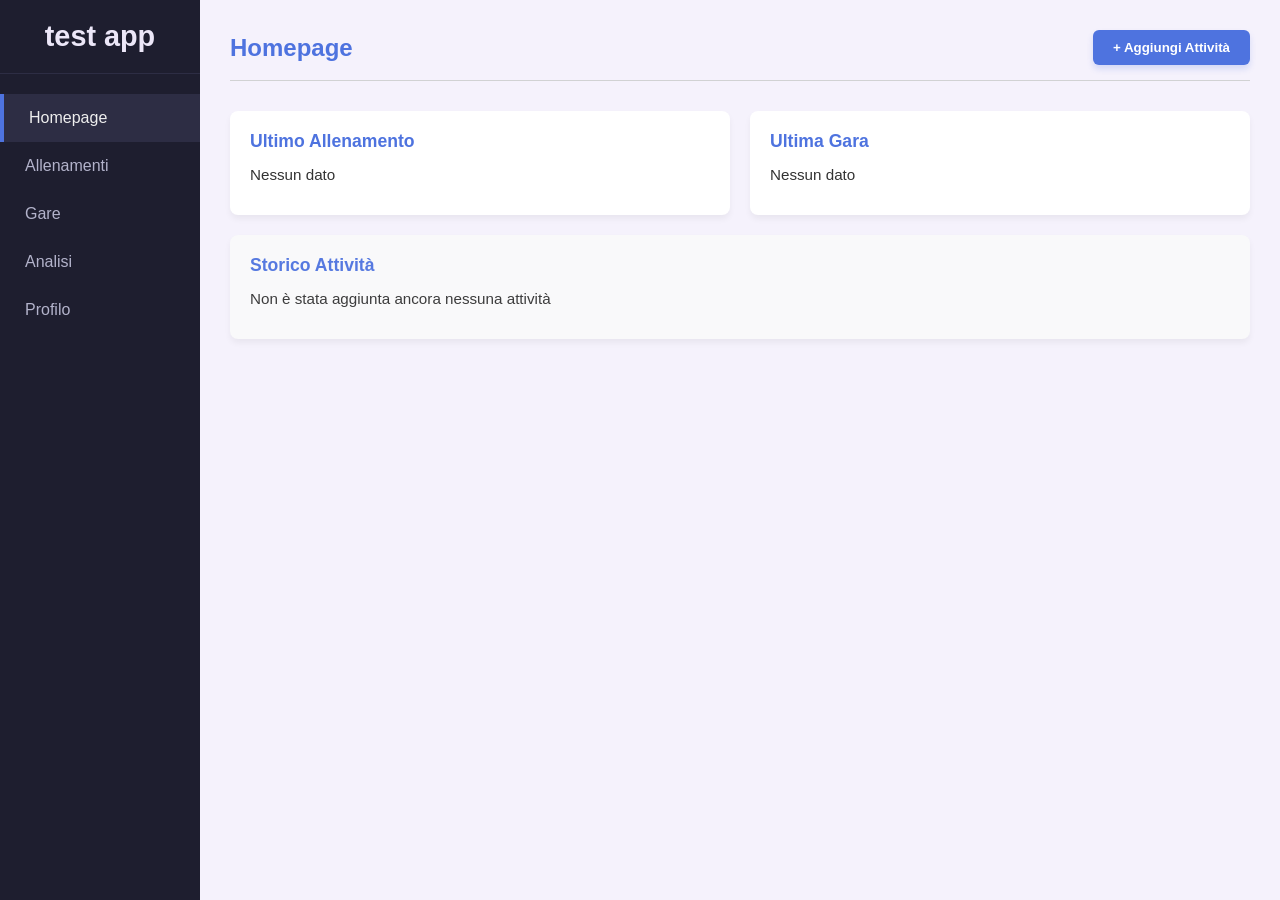
<file: index.html>
<!DOCTYPE html>
<html lang="it">
    <head>
        <title>homepage</title>
        <meta charset="UTF-8">
        <link rel="stylesheet" href="style.css">
    </head>
    <body>
        <aside class="sidebar"> <!--aside serve per definire una parte della pagina secondaria, menu, sidebar ecc.-->
            <div class="logo"><h2>test app</h2></div><!--!!!!!!!!!!!!!!!!!!!!!!! DA CAMBIARE IL NOMEEEEEEE-->
            <nav class="menu"> <!--nav serve per definire i collegamenti di navigazione principali, quindi, i link alle altre pagine ecc.-->
                <ul>
                    <li><a href="index.html" class="active">Homepage</a></li>
                    <li><a href="allenamenti.html">Allenamenti</a></li>
                    <li><a href="gare.html">Gare</a></li>
                    <li><a href="analisi.html">Analisi</a></li>
                    <li><a href="profilo.html" >Profilo</a></li><!--href serve per inserire un collegamento ipertestuale-->
                </ul>
            </nav>
        </aside>
        <main class="main-content">
            <header>
                <h2>Homepage</h2>
                <div class="header-row">
                    <button class="aggiungiAttivita">+ Aggiungi Attività</button> 
                </div>
            </header>
            <section class="content">
                <div class="card" id="ultimoAllenamentoHome">
                    <div class="card-header"><span>Ultimo Allenamento</span></div>
                    <div class="card-body"><p>nessun allenamento inserito</p></div>
                </div>
                <div class="card" id="ultimaGaraHome">
                    <div class="card-header"><span>Ultima Gara</span></div>
                    <div class="card-body"><p>nessuna gara inserita</p></div>
                </div>
                <div class="card storicoHome">
                    <div class="card-header"><span>Storico Attività</span></div>
                    <div class="card-body" id= "storicoHome">
                        <p>non è stata aggiunta ancora nessuna attività</p>
                    </div>
                </div>
            </section>
            <div id="modalAttivita" class="modal">
            <div class="modal-content">
                <h3>Nuova Attività</h3>
                    
                    <form id="formAttivita">
                        <div class="form-group">
                            <label>Tipo di Attività</label>
                            <select id="tipoAttivita">
                                <option value="">Seleziona</option>
                                <option value="allenamento">Allenamento</option>
                                <option value="gara">Gara</option>
                            </select> 
                        </div>
                        
                        <div class="form-group">
                            <label>Data</label>
                            <input type="date" id="dataAttivita">
                        </div>
                        
                        <div class="sezioneAllenamento" style="display:none">
                            <div class="form-group">
                                <label>Tipo di Allenamento</label>
                                <select id="tipoAllenamento">
                                    <option value="">Seleziona</option>
                                    <option value="lungo">Lungo</option>
                                    <option value="ripetute">Ripetute</option>
                                    <option value="medio">Medio</option>
                                    <option value="fartlek">Fartlek</option>
                                    <option value="progressivo">Progressivo</option>
                                    <option value="lento">Lento</option>
                                    <option value="Tempo">Tempo Run</option>
                                    <option value="recovery">Recovery Run</option>
                                </select>
                            </div>
                            
                            <div id="allenamentoSemplice" style="display: none">
                                <div class="form-group">
                                    <label>Distanza (km): </label>
                                    <input type="number" id="km" min="0.00000000001" step="any">
                                </div>
                                <div class="form-group">
                                    <label>Tempo: </label>
                                    <input type="text" id="tempoTotale" placeholder="es. 45:30">
                                </div>
                                <p style="margin: 10px 0; font-weight: 600; color: #4e73df;">
                                    Ritmo: <span id="ritmoCalcolato">-</span> /km
                                </p>
                            </div>
                            
                            <div id="allenamentoRipetute" style="display: none;">
                                <div class="form-group">
                                    <label>Descrizione complessiva: </label>
                                    <input type="text" id="descrizioneRipetute" placeholder="ex. 5x600">
                                </div>
                                <div class="form-group">
                                    <label>Recupero tra le ripetute</label>
                                    <input type="text" id="recuperoRipetute" placeholder="es. 1:30">
                                </div>
                                <div class="form-group">
                                    <label>Recupero tra le serie (opzionale)</label>
                                    <input type="text" id="recuperoSerie" placeholder="es. 3:00">
                                </div>
                                
                                <label style="font-weight: 600; color: #5a5c69; font-size: 0.9rem;">Tempi singole ripetute:</label>
                                <div id="listaRipetute"></div>
                            </div>
                        </div>

                        <div id="sezioneGara" style="display:none">
                            <div class="form-group">
                                <label>Distanza: </label>
                                <input type="text" id="tipoGara" placeholder="es. 800m">
                            </div>
                            <div class="form-group">
                                <label>Luogo: </label>
                                <input type="text" id="luogoGara">
                            </div>
                            <div class="form-group">
                                <label>Tempo: </label>
                                <input type="text" id="tempoGara" placeholder="es. 2:02.25">
                            </div>
                            <div class="form-group">
                                <label>Passaggi (opzionale)</label>
                                <input type="text" id="passaggiGara" placeholder="es. 28.5,1:01.1,1:30.9 - tempo al cronometro a ogni passaggio">
                                <small style="color:#5a5c69;font-size:0.78rem;">Puoi inserire i tempi cumulativi al cronometro oppure quelli già divisi per tratto: il sistema capisce da solo quale hai usato</small>
                            </div>
                        </div>
                        
                        <div class="form-group" style="margin-top: 15px;">
                            <label>Sensazioni</label>
                            <textarea id="sensazioni" rows="3" placeholder="Come è andata?"></textarea>
                        </div>

                        <div class="form-group">
                            <label>Valutazione (1-5)</label>
                            <select id="valutazione">
                                <option value="1">1 - Molto dura</option>
                                <option value="2">2 - Dura</option>
                                <option value="3" selected>3 - Normale</option>
                                <option value="4">4 - Buona</option>
                                <option value="5">5 - Ottima</option>
                            </select>
                        </div>
                        
                        <div class="modal-buttons">
                            <button type="button" id="annullaModal" style="background-color: #ffffff; border-color: #4e73df; color:#5a5c69">Annulla</button>
                            <button type="submit">Salva</button>
                        </div>
                    </form>
                </div>
            </div>
        </main>
    <script src="js/storage.js"></script>
    <script src="js/utilis.js"></script>
    <script src="js/script.js"></script>
    </body>
</html>
</file>
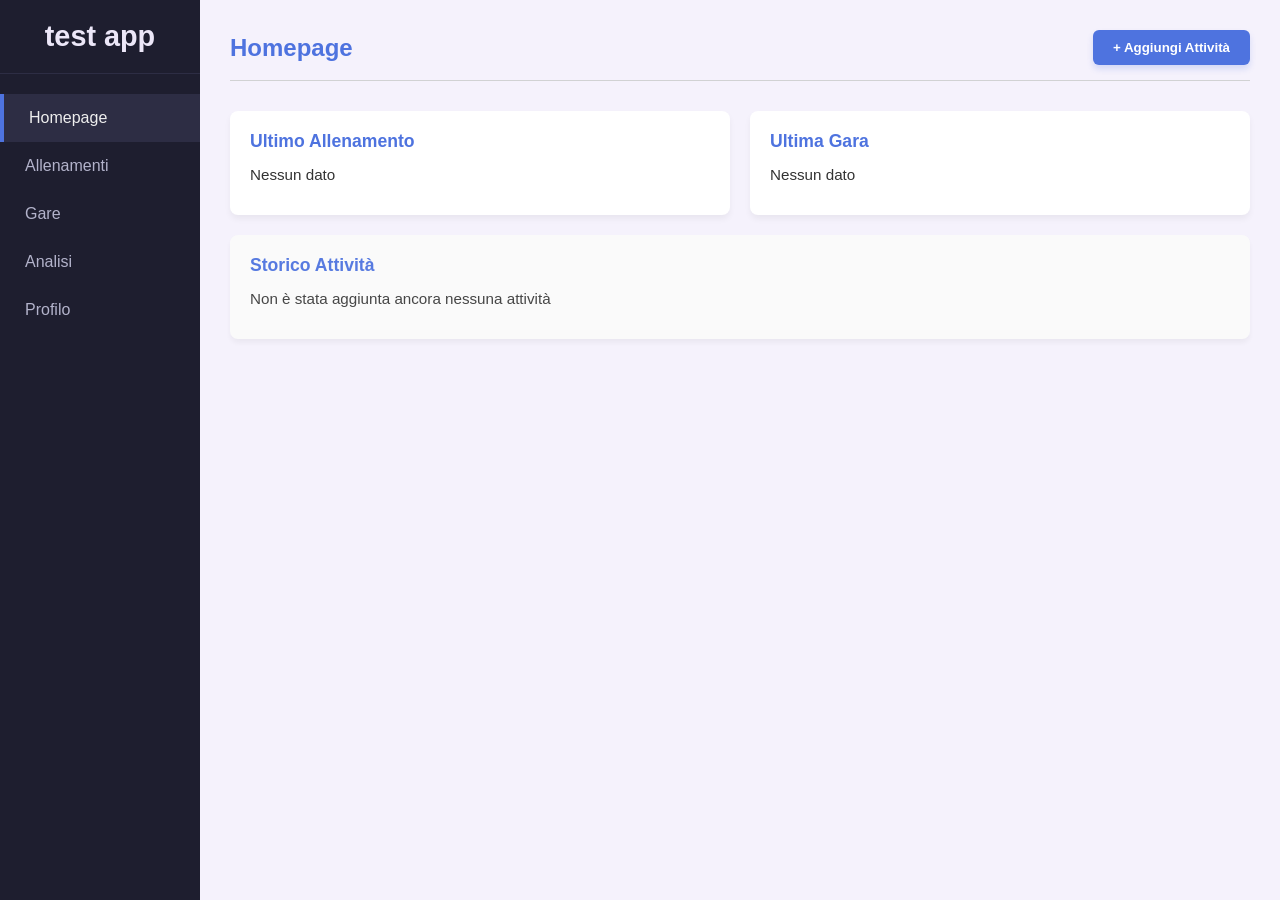
<file: homepage.html>
<!DOCTYPE html>
<html lang="it">
    <head>
        <title>homepage</title>
        <meta charset="UTF-8">
        <link rel="stylesheet" href="style.css">
    </head>
    <body>
        <aside class="sidebar"> <!--aside serve per definire una parte della pagina secondaria, menu, sidebar ecc.-->
            <div class="logo"><h2>test app</h2></div><!--!!!!!!!!!!!!!!!!!!!!!!! DA CAMBIARE IL NOMEEEEEEE-->
            <nav class="menu"> <!--nav serve per definire i collegamenti di navigazione principali, quindi, i link alle altre pagine ecc.-->
                <ul>
                    <li><a href="homepage.html" class="active">Homepage</a></li>
                    <li><a href="allenamenti.html">Allenamenti</a></li>
                    <li><a href="gare.html">Gare</a></li>
                    <li><a href="analisi.html">Analisi</a></li>
                    <li><a href="profilo.html" >Profilo</a></li><!--href serve per inserire un collegamento ipertestuale-->
                </ul>
            </nav>
        </aside>
        <main class="main-content">
            <header>
                <h2>Homepage</h2>
                <div class="header-row">
                    <button class="aggiungiAttivita">+ Aggiungi Attività</button> 
                </div>
            </header>
            <section class="content">
                <div class="card" id="ultimoAllenamentoHome">
                    <div class="card-header"><span>Ultimo Allenamento</span></div>
                    <div class="card-body"><p>nessun allenamento inserito</p></div>
                </div>
                <div class="card" id="ultimaGaraHome">
                    <div class="card-header"><span>Ultima Gara</span></div>
                    <div class="card-body"><p>nessuna gara inserita</p></div>
                </div>
                <div class="card storicoHome">
                    <div class="card-header"><span>Storico Attività</span></div>
                    <div class="card-body storicoHome">
                        <p>non è stata aggiunta ancora nessuna attività</p>
                    </div>
                </div>
            </section>
            <div id="modalAttivita" class="modal">
     <div class="modal-content">
        <h3>Nuova Attività</h3>
            
            <form id="formAttivita">
                <div class="form-group">
                    <label>Tipo di Attività</label>
                    <select id="tipoAttivita">
                        <option value="">Seleziona</option>
                        <option value="allenamento">Allenamento</option>
                        <option value="gara">Gara</option>
                    </select> 
                </div>
                
                <div class="form-group">
                    <label>Data</label>
                    <input type="date" id="dataAttivita">
                </div>
                
                <div class="sezioneAllenamento" style="display:none">
                    <div class="form-group">
                        <label>Tipo di Allenamento</label>
                        <select id="tipoAllenamento">
                            <option value="">Seleziona</option>
                            <option value="lungo">Lungo</option>
                            <option value="ripetute">Ripetute</option>
                            <option value="medio">Medio</option>
                            <option value="fartlek">Fartlek</option>
                            <option value="progressivo">Progressivo</option>
                            <option value="lento">Lento</option>
                            <option value="Tempo">Tempo Run</option>
                            <option value="recovery">Recovery Run</option>
                        </select>
                    </div>
                    
                    <div id="allenamentoSemplice" style="display: none">
                        <div class="form-group">
                            <label>Distanza (km): </label>
                            <input type="number" id="km" min="0.00000000001" step="any">
                        </div>
                        <div class="form-group">
                            <label>Tempo: </label>
                            <input type="text" id="tempoTotale" placeholder="es. 45:30">
                        </div>
                        <p style="margin: 10px 0; font-weight: 600; color: #4e73df;">
                            Ritmo: <span id="ritmoCalcolato">-</span> /km
                        </p>
                    </div>
                    
                    <div id="allenamentoRipetute" style="display: none;">
                        <div class="form-group">
                            <label>Descrizione complessiva: </label>
                            <input type="text" id="descrizioneRipetute" placeholder="ex. 5x600">
                        </div>
                        
                        <label style="font-weight: 600; color: #5a5c69; font-size: 0.9rem;">Tempi singole ripetute:</label>
                        <div id="listaRipetute"></div>
                    </div>
                </div>

                <div id="sezioneGara" style="display:none">
                    <div class="form-group">
                        <label>Distanza: </label>
                        <input type="text" id="tipoGara" placeholder="es. 800m">
                    </div>
                    <div class="form-group">
                        <label>Luogo: </label>
                        <input type="text" id="luogoGara">
                    </div>
                    <div class="form-group">
                        <label>Tempo: </label>
                        <input type="text" id="tempoGara" placeholder="es. 2:02.25">
                    </div>
                </div>
                
                <div class="form-group" style="margin-top: 15px;">
                    <label>Sensazioni</label>
                    <textarea id="sensazioni" rows="3" placeholder="Come è andata?"></textarea>
                </div>
                
                <div class="modal-buttons">
                    <button type="button" id="annullaModal" style="background-color: #ffffff; border-color: #4e73df; color:#5a5c69">Annulla</button>
                    <button type="submit">Salva</button>
                </div>
            </form>
        </div>
    </div>
        </main>
    <script src="js/script.js"></script>
    <script src="js/storage.js"></script>
    <script src="js/utilis.js"></script>
    </body>
</html>
</file>
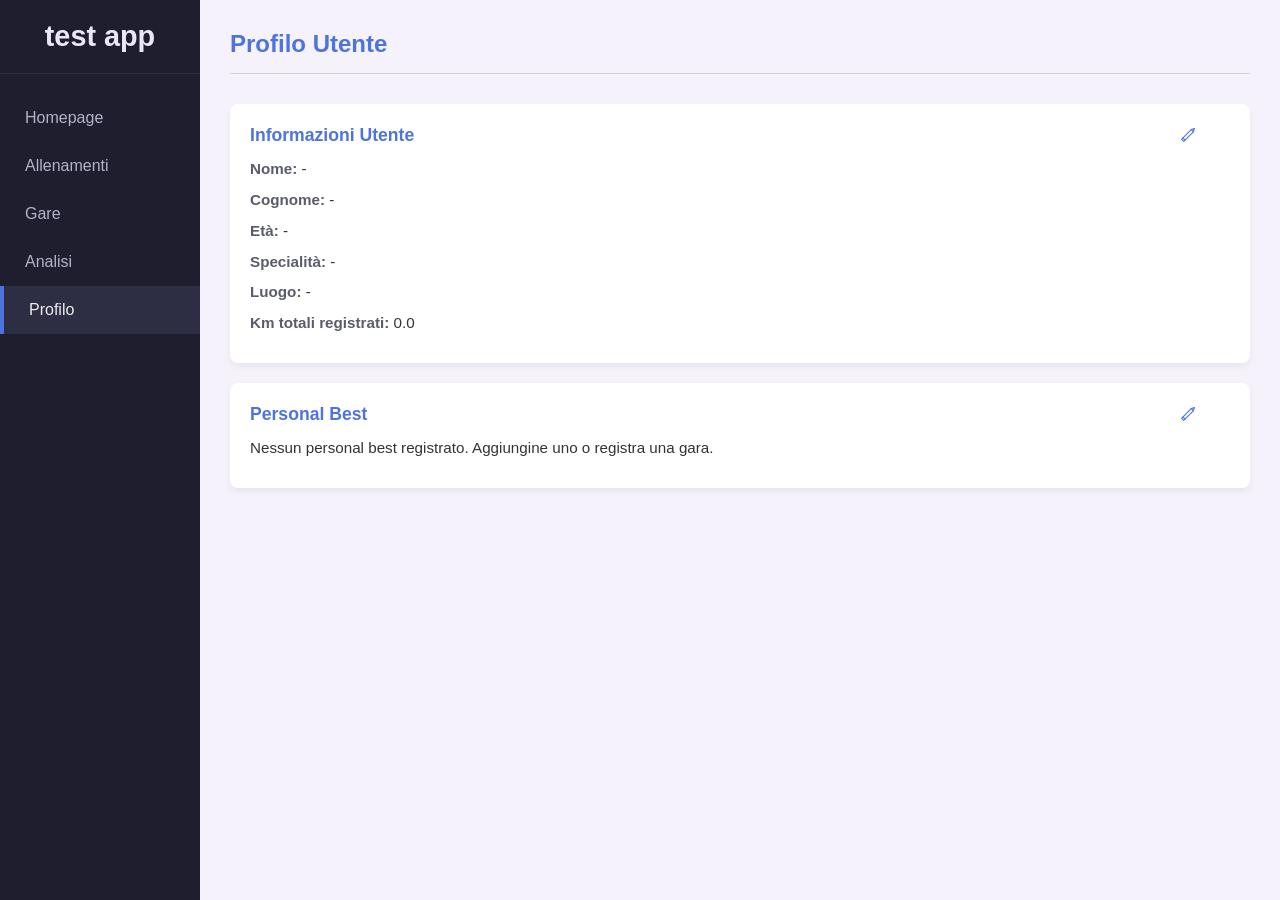
<file: profilo.html>
<!DOCTYPE html>
<html lang="it">
    <head>
        <title>Profilo</title>
        <meta charset="UTF-8">
        <link rel="stylesheet" href="style.css">
    </head>
    <body>
        <aside class="sidebar"> <!--aside serve per definire una parte della pagina secondaria, menu, sidebar ecc.-->
            <div class="logo"><h2>test app</h2></div>
            <nav class="menu"> <!--nav serve per definire i collegamenti di navigazione principali, quindi, i link alle altre pagine ecc.-->
                <ul>
                    <li><a href="index.html">Homepage</a></li>
                    <li><a href="allenamenti.html">Allenamenti</a></li>
                    <li><a href="gare.html">Gare</a></li>
                    <li><a href="analisi.html">Analisi</a></li>
                    <li><a href="profilo.html" class="active">Profilo</a></li><!--href serve per inserire un collegamento ipertestuale-->
                </ul>
            </nav>
        </aside>
        <main class="main-content">
            <header><h2>Profilo Utente</h2></header>

            <div class="card card-profilo">
                <div class="card-header">
                    Informazioni Utente
                    <button class="btn-mini" onclick="modificaProfilo()"><img src="icons/matita.svg" alt="Modifica" class="icona-inline icona-matita"></button>
                </div>

                <div class="card-body" id="profiloVista">
                    <p><strong>Nome: </strong><span id="outNome"> - </span></p>
                    <p><strong>Cognome: </strong><span id="outCognome"> - </span></p>
                    <p><strong>Età: </strong><span id="outEta"> - </span></p>
                    <p><strong>Specialità: </strong><span id="outSpecialita"> - </span></p>
                    <p><strong>Luogo: </strong><span id="outLuogo"> - </span></p>
                    <p><strong>Km totali registrati: </strong><span id="outKm"> - </span></p>
                </div>

                <div class="card-body" id="profiloForm" style="display:none">
                    <div class="form-group">
                        <label>Nome</label>
                        <input type="text" id="inputNome">
                    </div>
                    <div class="form-group">
                        <label>Cognome</label>
                        <input type="text" id="inputCognome">
                    </div>
                    <div class="form-group">
                        <label>Età</label>
                        <input type="number" id="inputEta" min="1" max="120">
                    </div>
                    <div class="form-group">
                        <label>Specialità</label>
                        <select id="inputSpecialita">
                            <option value="">Seleziona</option>
                            <option value="100m">100m</option>
                            <option value="200m">200m</option>
                            <option value="400m">400m</option>
                            <option value="800m">800m</option>
                            <option value="1500m">1500m</option>
                            <option value="5000m">5000m</option>
                            <option value="10000m">10000m</option>
                            <option value="Mezza maratona">Mezza maratona</option>
                            <option value="Maratona">Maratona</option>
                        </select>
                    </div>
                    <div class="form-group">
                        <label>Luogo (società / città)</label>
                        <input type="text" id="inputLuogo">
                    </div>
                    <div class="modal-buttons">
                        <button type="button" id="annullaProfilo" style="background-color: #ffffff; border: 1px solid #4e73df; color:#5a5c69">Annulla</button>
                        <button type="button" id="salvaProfiloBtn">Salva</button>
                    </div>
                </div>
            </div>

            <div class="card card-pb" style="margin-top:20px;">
                <div class="card-header">
                    Personal Best
                    <button class="btn-mini" onclick="modificaPbIniziali()"><img src="icons/matita.svg" alt="Modifica" class="icona-inline icona-matita"></button>
                </div>

                <div class="card-body" id="listaPersonalBest">
                    <p>Nessun personal best registrato.</p>
                </div>

                <div class="card-body" id="formPbIniziali" style="display:none">
                    <p style="margin-bottom:10px; color:#5a5c69; font-size:0.85rem;">
                        Inserisci qui i PB che avevi già prima di iniziare a usare l'app.
                        I passaggi sono opzionali: se li inserisci, potrai vedere l'analisi del passo sulla pista.
                    </p>
                    <div id="righePbIniziali"></div>
                    <button type="button" id="aggiungiRigaPb" style="margin-bottom:15px;">+ Aggiungi PB</button>
                    <div class="modal-buttons">
                        <button type="button" id="annullaPb" style="background-color: #ffffff; border: 1px solid #4e73df; color:#5a5c69">Annulla</button>
                        <button type="button" id="salvaPbIniziali">Salva</button>
                    </div>
                </div>
            </div>
        </main>
        <script src="js/storage.js"></script>
        <script src="js/utilis.js"></script>
        <script src="js/script.js"></script>
    </body>
</html>
</file>
<file: style.css>
* {
    margin: 0px;
    padding: 0px; 
    font-family: 'Segoe UI', Tahoma, Geneva, Verdana, sans-serif;
    box-sizing: border-box;
}

body {
    background-color: #ECE7F8;
    display: flex;
    min-height: 100vh;
}

a {
    text-decoration: none;
}

.sidebar {
    background-color: #1e1e2f;
    color: #ECE7F8;
    width: 200px; 
    display: flex; 
    flex-direction: column;
    position: sticky;
    top: 0;
    height: 100vh;
    z-index: 10;
}

.sidebar .logo {
    padding: 20px;
    text-align: center;
    font-size: 1.2rem; 
    border-bottom: 1px solid #2d2d44;  
}

.sidebar .menu {
    flex: 1;
    padding: 20px 0;
}

.sidebar .menu ul {
    list-style: none; 
}

.sidebar .menu ul li a {
    display: block; 
    padding: 15px 25px;
    color: #b3b3cb;
    transition: all 0.3s ease;
}

.sidebar .menu ul li a:hover,
.sidebar .menu ul li a.active {
    background-color: #2d2d44;
    color: #eee;
    border-left: 4px solid #4e73df;
}

.main-content {
    flex: 1;
    background-color: #f5f2fc;
    padding: 30px;
}

header {
    margin-bottom: 30px;
    padding-bottom: 15px;
    border-bottom: 1px solid #d1d2d3;
    display: flex;
    align-items: center;
    justify-content: space-between;
    width: 100%;
}

header h2 {
    color: #4e73df;
    display: flex;
    align-items: center;
}

.content {
    display: flex;
    gap: 20px;
    flex-wrap: wrap;
}

.card {
    border-radius: 8px;
    padding: 20px;
    background: #ffffff;
    box-shadow: 0 4px 6px rgba(0,0,0,0.05);
    position: relative;
    flex: 1 1 300px;
    display: flex;
    flex-direction: column;
    transition: all 0.3s ease;
}

.card:hover {
    transform: translateY(-3px);
    box-shadow: 0 8px 15px rgba(0,0,0,0.08);
}

.card-header {
    font-weight: 600;
    font-size: 1.1rem;
    margin-bottom: 12px;
    color: #4e73df;
    display: flex;
    align-items: center;
    justify-content: space-between;
    padding-right: 30px;
}

.card-body p {
    color: #333;
    font-size: 0.95rem;
    margin-bottom: 8px;
    line-height: 1.5;
    padding-right: 25px;
}

.card-body p strong {
    color: #5a5c69;
}

.storicoHome {
    flex: 1 1 100%;
    max-width: 100%;
    background: #fafafa;
    opacity: 0.95;
}

button {
    padding: 10px 20px;
    background-color: #4e73df;
    text-align: center;
    cursor: pointer;
    font-weight: 600;
    display: inline-block;
    color: #fff;
    border: none;
    border-radius: 6px;
    box-shadow: 0 4px 6px rgba(78, 115, 223, 0.2);
    transition: all 0.2s ease;
}

button:hover {
    background-color: #375a7f;
    transform: translateY(-2px);
}

.modal {
    display: none; 
    position: fixed;
    z-index: 100;
    left: 0;
    top: 0;
    width: 100%;
    height: 100vh;
    background-color: rgba(0, 0, 0, 0.45); 
    backdrop-filter: blur(4px);
    overflow-y: auto;          
}

.modal.show {
    display: block;
}

.modal-content {
    background-color: #ffffff;
    margin: 40px auto;
    padding: 40px 25px;
    width: 92%;
    max-width: 750px; 
    min-height: auto;
    border-radius: 12px;
    box-shadow: 0 10px 30px rgba(0, 0, 0, 0.3);
}

.modal-content h3 {
    color: #4e73df;
    margin-bottom: 25px;
    font-size: 1.6rem;
    border-bottom: 2px solid #f5f2fc;
    padding-bottom: 10px;
}

.form-group {
    margin-bottom: 20px;
    display: flex;
    flex-direction: column;
    gap: 6px;
}

.form-group label {
    font-weight: 600;
    color: #5a5c69;
    font-size: 0.95rem;
}

.form-group input, 
.form-group select, 
.form-group textarea {
    width: 100%;
    padding: 11px 15px;
    border: 1px solid #d1d2d3;
    border-radius: 6px;
    font-family: inherit;
    font-size: 0.95rem;
    color: #333;
    background-color: #f8f9fc;
    transition: border-color 0.2s, background-color 0.2s;
}

.form-group input:focus, 
.form-group select:focus, 
.form-group textarea:focus {
    outline: none;
    border-color: #4e73df;
    background-color: #ffffff;
}

.sezioneAllenamento, 
#sezioneGara {
    background: #f8f9fc;
    padding: 20px;
    border-radius: 8px;
    border-left: 4px solid #4e73df;
    margin-bottom: 20px;
}

.modal-buttons {
    display: flex;
    justify-content: flex-end;
    gap: 12px;
    margin-top: 30px;
}

.blocco-ripetuta {
    background: #ffffff;
    padding: 12px 15px;
    border-radius: 6px;
    margin-bottom: 10px;
    border: 1px solid #e3e6f0;
    border-left: 4px solid #36b9cc; 
    display: flex;
    flex-wrap: wrap;
    align-items: center;
    gap: 15px;
    animation: comparsaFluida 0.25s ease;
}

.blocco-ripetuta label {
    font-weight: 600;
    min-width: 100px;
    color: #4e73df;
}

.gruppo-input-tempi {
    display: flex;
    gap: 10px;
    flex: 1;
    min-width: 250px;
}

.gruppo-input-tempi input {
    flex: 1;
    padding: 8px 12px;
    border: 1px solid #d1d2d3;
    border-radius: 4px;
    background-color: #f8f9fc;
}

@keyframes comparsaFluida {
    from { opacity: 0; transform: translateY(-8px); }
    to { opacity: 1; transform: translateY(0); }
}

.menu-card-container {
    position: absolute;
    top: 8px;
    right: 8px;
    z-index: 99;
}

.btn-menu-card {
    background: transparent !important;
    border: none !important;
    color: #a0a2b1 !important;
    font-size: 1.3rem !important;
    width: 32px !important;
    height: 32px !important;
    display: flex !important;
    align-items: center !important;
    justify-content: center !important;
    cursor: pointer !important;
    box-shadow: none !important;
    border-radius: 50% !important;
    transition: background-color 0.2s, color 0.2s !important;
    padding: 0 !important;
    margin: 0 !important;
    transform: none !important;
}

.btn-menu-card:hover {
    background-color: rgba(78, 115, 223, 0.1) !important;
    color: #4e73df !important;
}

.dropdown-menu-card {
    display: none;
    position: absolute;
    right: 0;
    top: 36px;
    background-color: #ffffff;
    min-width: 150px;
    box-shadow: 0 4px 12px rgba(0,0,0,0.15);
    border-radius: 6px;
    border: 1px solid #e3e6f0;
    overflow: hidden;
    z-index: 100;
}

.dropdown-menu-card.show {
    display: block;
}

.dropdown-item-card {
    color: #333 !important;
    padding: 10px 15px !important;
    font-size: 0.85rem !important;
    display: block !important;
    width: 100% !important;
    text-align: left !important;
    background: none !important;
    border: none !important;
    border-radius: 0 !important;
    box-shadow: none !important;
    font-weight: 500 !important;
    cursor: pointer !important;
    transform: none !important;
}

.dropdown-item-card:hover {
    background-color: #f8f9fc !important;
    color: #4e73df !important;
}

.dropdown-item-card.elimina {
    color: #e74a3b !important;
    border-top: 1px solid #f5f2fc !important;
}

.dropdown-item-card.elimina:hover {
    background-color: #fff1f0 !important;
    color: #e74a3b !important;
}

.storico-item {
    position: relative;
    padding: 15px 40px 15px 0;
    border-bottom: 1px solid #eee;
}

#listaAllenamenti .card {
    width:100%;
    margin-bottom:20px;
}

#listaAllenamenti {
    display: flex;
    flex-direction: column;
    gap: 20px;
}

.allenamento-card {
    width: 100%;
}

.grafico-allenamento {
    margin-top: 20px;
    height: 260px;
}

.grafici-ripetute-wrap {
    display: flex;
    gap: 24px;
    flex-wrap: wrap;
    margin-top: 10px;
}

.grafico-ripetute-item {
    flex: 1 1 280px;
    min-width: 260px;
}

.titolo-grafico-mini {
    font-size: 0.82rem;
    font-weight: 600;
    color: #5a5c69;
    margin-bottom: 6px;
}

.dashboard-cards {
    display: grid;
    grid-template-columns: repeat(3, 1fr);
    gap: 20px;
    margin-bottom: 30px;
    width: 100%;
}

.dashboard-cards .card {
    height: 100%;
    display: flex;
    flex-direction: column;
}

.dashboard-cards .card {
    transition: transform 0.2s ease, box-shadow 0.2s ease;
}

.dashboard-cards .card:hover {
    transform: translateY(-4px);
    box-shadow: 0 10px 20px rgba(0,0,0,0.1);
}

.btn-mini{

background:none;
color:#4e73df;
padding:3px;
box-shadow:none;
font-size:0.9rem;

}

.btn-mini:hover{

background:none;
transform:none;

}

/* ======================================================
   LINEA COLORATA - Analisi dei passaggi nei PB
   ====================================================== */
.pista-atletica {
    display: flex;
    border-radius: 999px;
    overflow: hidden;
    margin: 10px 0 6px 0;
    border: 2px solid #e3e6f0;
}

.segmento-pista {
    flex: 1;
    padding: 8px 4px;
    text-align: center;
    color: #fff;
    font-size: 0.78rem;
    font-weight: 700;
    border-right: 1px dashed rgba(255,255,255,0.55);
}

.segmento-pista:last-child {
    border-right: none;
}

.pista-legenda {
    display: flex;
    gap: 14px;
    flex-wrap: wrap;
    font-size: 0.75rem;
    color: #5a5c69;
    margin-bottom: 10px;
}

.legenda-colore {
    display: inline-block;
    width: 10px;
    height: 10px;
    border-radius: 50%;
    margin-right: 4px;
    vertical-align: middle;
}

/* ======================================================
   PROFILO E PERSONAL BEST
   ====================================================== */
.pb-item {
    padding: 12px 0;
    border-bottom: 1px solid #eee;
}

.pb-item:last-child {
    border-bottom: none;
}

.riga-pb-iniziale {
    display: flex;
    gap: 8px;
    margin-bottom: 10px;
    flex-wrap: wrap;
    align-items: center;
}

.riga-pb-iniziale input {
    flex: 1;
    min-width: 110px;
    padding: 8px 10px;
    border: 1px solid #d1d2d3;
    border-radius: 6px;
    background-color: #f8f9fc;
    font-family: inherit;
    font-size: 0.9rem;
}

.riga-pb-iniziale .btn-mini {
    color: #e74a3b;
    font-size: 1rem;
}

/* ======================================================
   CONTESTO ALLENAMENTO - Analisi incrociata allenamenti/gare
   ====================================================== */
.contesto-allenamento {
    background: #f8f9fc;
    border-left: 4px solid #4e73df;
    border-radius: 6px;
    padding: 10px 14px;
    margin-top: 10px;
}

.contesto-allenamento p {
    font-size: 0.82rem;
    color: #5a5c69;
    margin-bottom: 4px;
    padding-right: 0;
    line-height: 1.4;
}

.contesto-allenamento p strong {
    color: #4e73df;
}

.contesto-allenamento.contesto-scarso {
    border-left-color: #d1d2d3;
    background: #fafafa;
}
/* ======================================================
   ICONE SVG INLINE (al posto delle emoji)
   ====================================================== */
.icona-inline {
    width: 16px;
    height: 16px;
    vertical-align: middle;
    margin: 0 2px;
    position: relative;
    top: -1px;
}

.icona-matita {
    width: 14px;
    height: 14px;
}

.icona-festa {
    width: 18px;
    height: 18px;
}

.icona-trofeo {
    width: 14px;
    height: 14px;
    margin-right: 4px;
}
</file>
